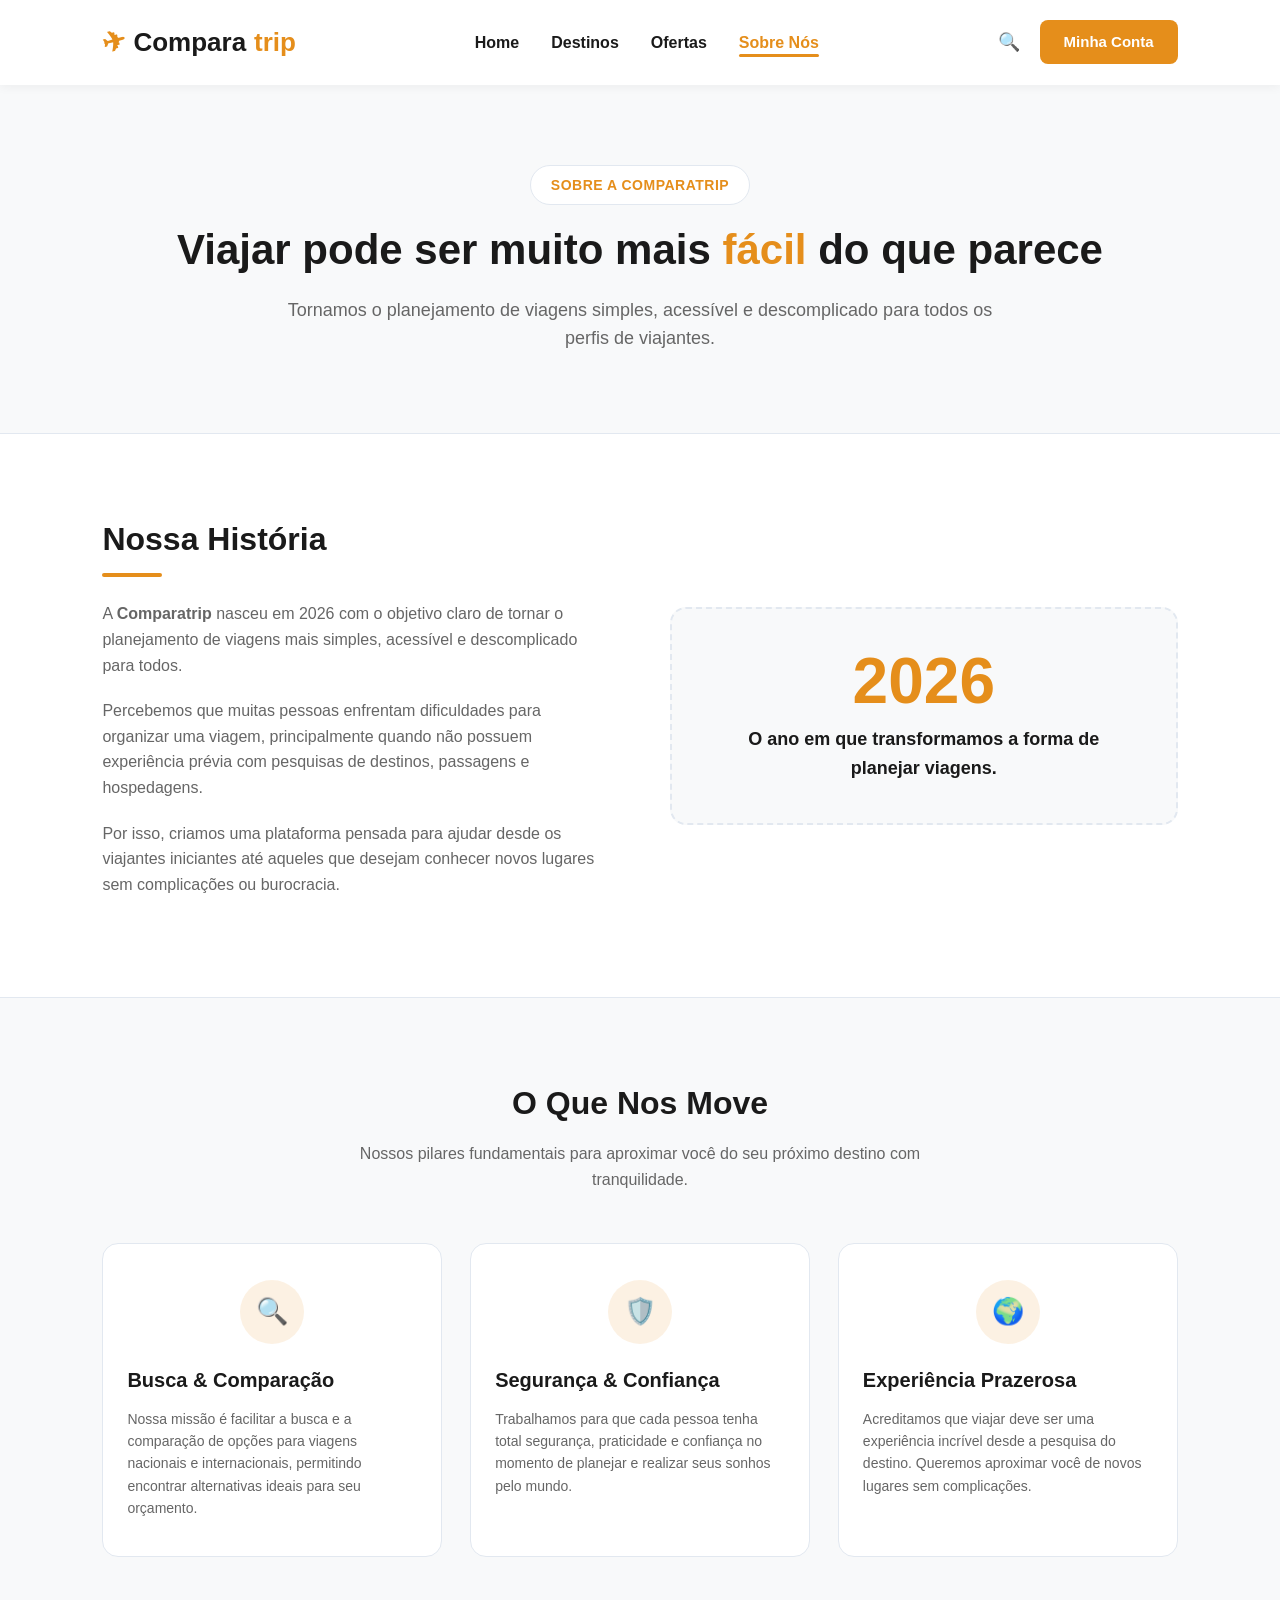
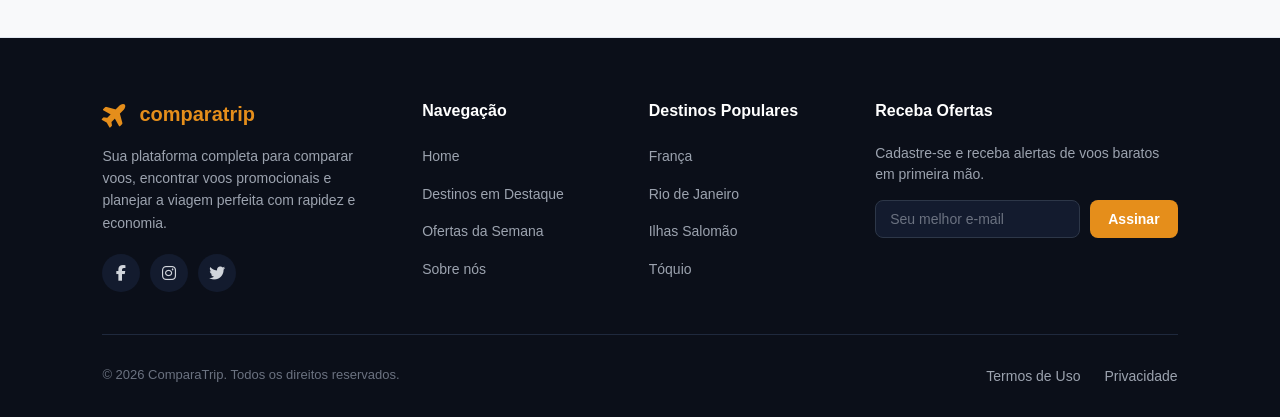
<file: projeto codigo/acesso,principal/sobre.html>
<!DOCTYPE html>
<html lang="pt-BR">
<head>
    <meta charset="UTF-8">
    <meta name="viewport" content="width=device-width, initial-scale=1.0">
    <title>Sobre Nós - Comparatrip</title>
    
    <link rel="preconnect" href="https://fonts.googleapis.com">
    <link rel="preconnect" href="https://fonts.gstatic.com" crossorigin>
    <link href="https://fonts.googleapis.com/css2?family=Inter:wght@400;500;600;700;800&display=swap" rel="stylesheet">
    <link rel="stylesheet" href="https://cdnjs.cloudflare.com/ajax/libs/font-awesome/6.4.0/css/all.min.css">
    <link rel="stylesheet" href="sobre.css">
</head>
<body>

    <!-- CABEÇALHO / NAVEGAÇÃO -->
    <header class="navbar">
        <a href="#" class="logo">
            <span class="logo-icon">✈</span>
            Compara<span>trip</span>
        </a>

        <ul class="nav-links">
            <li><a href="teste1.html">Home</a></li>
            <li><a href="#">Destinos</a></li>
            <li><a href="#">Ofertas</a></li>
            <li><a href="#" class="active">Sobre Nós</a></li>
        </ul>

        <div class="nav-right">
            <button class="search-icon-btn" aria-label="Buscar">🔍</button>
            <a href="#" class="btn-conta">Minha Conta</a>
        </div>
    </header>

    <!-- SEÇÃO HERO -->
    <section class="hero-section">
        <div class="container">
            <span class="badge">Sobre A Comparatrip</span>
            <h1 class="hero-title">Viajar pode ser muito mais <span>fácil</span> do que parece</h1>
            <p class="hero-subtitle">
                Tornamos o planejamento de viagens simples, acessível e descomplicado para todos os perfis de viajantes.
            </p>
        </div>
    </section>

    <!-- HISTÓRIA DA EMPRESA -->
    <section class="story-section">
        <div class="container">
            <div class="story-grid">
                <div class="story-content">
                    <h2>Nossa História</h2>
                    <p>
                        A <strong>Comparatrip</strong> nasceu em 2026 com o objetivo claro de tornar o planejamento de viagens mais simples, acessível e descomplicado para todos. 
                    </p>
                    <p>
                        Percebemos que muitas pessoas enfrentam dificuldades para organizar uma viagem, principalmente quando não possuem experiência prévia com pesquisas de destinos, passagens e hospedagens. 
                    </p>
                    <p>
                        Por isso, criamos uma plataforma pensada para ajudar desde os viajantes iniciantes até aqueles que desejam conhecer novos lugares sem complicações ou burocracia.
                    </p>
                </div>
                <div class="story-card">
                    <div class="story-card-number">2026</div>
                    <div class="story-card-label">O ano em que transformamos a forma de planejar viagens.</div>
                </div>
            </div>
        </div>
    </section>

    <!-- MISSÃO E VALORES -->
    <section class="mission-section">
        <div class="container">
            <div class="section-header">
                <h2>O Que Nos Move</h2>
                <p>Nossos pilares fundamentais para aproximar você do seu próximo destino com tranquilidade.</p>
            </div>

            <div class="cards-grid">
                <!-- CARD 1 -->
                <div class="card">
                    <div class="card-icon">🔍</div>
                    <h3>Busca & Comparação</h3>
                    <p>
                        Nossa missão é facilitar a busca e a comparação de opções para viagens nacionais e internacionais, permitindo encontrar alternativas ideais para seu orçamento.
                    </p>
                </div>

                <!-- CARD 2 -->
                <div class="card">
                    <div class="card-icon">🛡️</div>
                    <h3>Segurança & Confiança</h3>
                    <p>
                        Trabalhamos para que cada pessoa tenha total segurança, praticidade e confiança no momento de planejar e realizar seus sonhos pelo mundo.
                    </p>
                </div>

                <!-- CARD 3 -->
                <div class="card">
                    <div class="card-icon">🌍</div>
                    <h3>Experiência Prazerosa</h3>
                    <p>
                        Acreditamos que viajar deve ser uma experiência incrível desde a pesquisa do destino. Queremos aproximar você de novos lugares sem complicações.
                    </p>
                </div>
            </div>
        </div>
    </section>

    <!-- RODAPÉ -->
    <footer class="footer">
        <div class="footer-container">
            
            <!-- Coluna 1: Logo e Descrição -->
            <div class="footer-col brand-col">
                <div class="logo">
                    <i class="fa-solid fa-plane"></i>
                    <span>comparatrip</span>
                </div>
                <p class="brand-desc">
                    Sua plataforma completa para comparar voos, encontrar voos promocionais e planejar a viagem perfeita com rapidez e economia.
                </p>
                <div class="social-icons">
                    <a href="#" class="social-btn"><i class="fab fa-facebook-f"></i></a>
                    <a href="#" class="social-btn"><i class="fab fa-instagram"></i></a>
                    <a href="#" class="social-btn"><i class="fab fa-twitter"></i></a>
                </div>
            </div>

            <!-- Coluna 2: Navegação -->
            <div class="footer-col">
                <h3>Navegação</h3>
                <ul>
                    <li><a href="#">Home</a></li>
                    <li><a href="#">Destinos em Destaque</a></li>
                    <li><a href="#">Ofertas da Semana</a></li>
                    <li><a href="#">Sobre nós</a></li>
                </ul>
            </div>

            <!-- Coluna 3: Destinos Populares -->
            <div class="footer-col">
                <h3>Destinos Populares</h3>
                <ul>
                    <li><a href="#">França</a></li>
                    <li><a href="#">Rio de Janeiro</a></li>
                    <li><a href="#">Ilhas Salomão</a></li>
                    <li><a href="#">Tóquio</a></li>
                </ul>
            </div>

            <!-- Coluna 4: Receba Ofertas -->
            <div class="footer-col newsletter-col">
                <h3>Receba Ofertas</h3>
                <p>Cadastre-se e receba alertas de voos baratos em primeira mão.</p>
                <form class="newsletter-form">
                    <input type="email" placeholder="Seu melhor e-mail" required>
                    <button type="submit">Assinar</button>
                </form>
            </div>

        </div>

        <!-- Rodapé Inferior -->
        <div class="footer-bottom">
            <p>&copy; 2026 ComparaTrip. Todos os direitos reservados.</p>
            <div class="footer-bottom-links">
                <a href="#">Termos de Uso</a>
                <a href="#">Privacidade</a>
            </div>
        </div>
    </footer>

</body>
</html>
</file>
<file: projeto codigo/acesso,principal/sobre.css>
/* RESET E CONFIGURAÇÕES GERAIS */
* {
    margin: 0;
    padding: 0;
    box-sizing: border-box;
    font-family: 'Segoe UI', Tahoma, Geneva, Verdana, sans-serif;
}

:root {
    --primary-orange: #E58E1B;
    --primary-orange-hover: #D47E10;
    --text-dark: #1A1A1A;
    --text-gray: #666666;
    --bg-light: #F8F9FA;
    --card-radius: 16px;
}

body {
    background-color: #FFFFFF;
    color: var(--text-dark);
    line-height: 1.6;
}

/* CABEÇALHO */
.navbar {
    display: flex;
    align-items: center;
    justify-content: space-between;
    padding: 20px 8%;
    background-color: #FFFFFF;
    box-shadow: 0 2px 10px rgba(0, 0, 0, 0.05);
    position: sticky;
    top: 0;
    z-index: 1000;
}

.logo {
    display: flex;
    align-items: center;
    gap: 8px;
    text-decoration: none;
    font-size: 26px;
    font-weight: 800;
    color: var(--text-dark);
}

.logo-icon {
    color: var(--primary-orange);
    font-size: 28px;
    transform: rotate(-15deg);
}

.logo span {
    color: var(--primary-orange);
}

.nav-links {
    display: flex;
    list-style: none;
    gap: 32px;
    align-items: center;
}

.nav-links a {
    text-decoration: none;
    color: var(--text-dark);
    font-weight: 600;
    font-size: 16px;
    transition: color 0.3s;
    position: relative;
}

.nav-links a.active {
    color: var(--primary-orange);
}

.nav-links a.active::after {
    content: '';
    position: absolute;
    bottom: -6px;
    left: 0;
    width: 100%;
    height: 3px;
    background-color: var(--primary-orange);
    border-radius: 2px;
}

.nav-right {
    display: flex;
    align-items: center;
    gap: 20px;
}

.search-icon-btn {
    background: none;
    border: none;
    font-size: 18px;
    cursor: pointer;
    color: var(--text-dark);
}

.btn-conta {
    background-color: var(--primary-orange);
    color: white;
    border: none;
    padding: 10px 24px;
    border-radius: 8px;
    font-weight: 600;
    font-size: 15px;
    cursor: pointer;
    display: flex;
    align-items: center;
    gap: 8px;
    transition: background 0.3s;
    text-decoration: none;
}

.btn-conta:hover {
    background-color: var(--primary-orange-hover);
}

/* HERO SECTION*/
.hero-section {
    background-color: var(--bg-light);
    border-bottom: 1px solid #E2E8F0;
    padding: 80px 8%;
    text-align: center;
}

.badge {
    display: inline-block;
    background-color: #FFFFFF;
    color: var(--primary-orange);
    padding: 8px 20px;
    border-radius: 50px;
    font-size: 14px;
    font-weight: 700;
    margin-bottom: 20px;
    text-transform: uppercase;
    letter-spacing: 0.5px;
    border: 1px solid #E2E8F0;
}

.hero-title {
    color: var(--text-dark);
    font-size: 42px;
    font-weight: 800;
    line-height: 1.2;
    margin-bottom: 20px;
}

.hero-title span {
    color: var(--primary-orange);
}

.hero-subtitle {
    font-size: 18px;
    color: var(--text-gray);
    max-width: 720px;
    margin: 0 auto;
    font-weight: 500;
}

/* ==========================================================================
   HISTÓRIA & HISTÓRICO
   ========================================================================== */
.story-section {
    padding: 80px 8%;
}

.story-grid {
    display: grid;
    grid-template-columns: 1fr 1fr;
    gap: 60px;
    align-items: center;
}

.story-content h2 {
    font-size: 32px;
    font-weight: 800;
    margin-bottom: 24px;
    color: var(--text-dark);
    position: relative;
}

.story-content h2::after {
    content: '';
    display: block;
    width: 60px;
    height: 4px;
    background-color: var(--primary-orange);
    margin-top: 8px;
    border-radius: 2px;
}

.story-content p {
    font-size: 16px;
    color: var(--text-gray);
    margin-bottom: 20px;
    line-height: 1.6;
    font-weight: 400;
}

.story-card {
    background-color: var(--bg-light);
    border: 2px dashed #E2E8F0;
    border-radius: var(--card-radius);
    padding: 40px;
    text-align: center;
}

.story-card-number {
    font-size: 64px;
    font-weight: 800;
    color: var(--primary-orange);
    line-height: 1;
    margin-bottom: 12px;
}

.story-card-label {
    font-size: 18px;
    font-weight: 700;
    color: var(--text-dark);
}

/* ==========================================================================
   MISSÃO E VALORES
   ========================================================================== */
.mission-section {
    background-color: var(--bg-light);
    padding: 80px 8%;
    border-top: 1px solid #E2E8F0;
    border-bottom: 1px solid #E2E8F0;
}

.section-header {
    text-align: center;
    max-width: 650px;
    margin: 0 auto 50px;
}

.section-header h2 {
    font-size: 32px;
    font-weight: 800;
    color: var(--text-dark);
    margin-bottom: 12px;
}

.section-header p {
    color: var(--text-gray);
    font-size: 16px;
    font-weight: 500;
}

.cards-grid {
    display: grid;
    grid-template-columns: repeat(auto-fit, minmax(280px, 1fr));
    gap: 28px;
}

.card {
    background-color: #FFFFFF;
    border: 1px solid #E2E8F0;
    border-radius: var(--card-radius);
    padding: 36px 24px;
    transition: transform 0.3s, box-shadow 0.3s;
}

.card:hover {
    transform: translateY(-5px);
    box-shadow: 0 10px 20px rgba(0, 0, 0, 0.08);
}

.card-icon {
    width: 64px;
    height: 64px;
    background-color: rgba(229, 142, 27, 0.12);
    color: var(--primary-orange);
    font-size: 26px;
    border-radius: 50%;
    display: flex;
    align-items: center;
    justify-content: center;
    margin: 0 auto 20px;
}

.card h3 {
    font-size: 20px;
    font-weight: 700;
    margin-bottom: 12px;
    color: var(--text-dark);
}

.card p {
    font-size: 14px;
    color: var(--text-gray);
    line-height: 1.6;
}

/* ==========================================================================
   RODAPÉ
   ========================================================================== */
.footer {
    background-color: #0b0f19;
    color: #9ca3af;
    padding: 60px 8% 30px 8%;
}

.footer-container {
    max-width: 1200px;
    margin: 0 auto;
    display: grid;
    grid-template-columns: 1.5fr 1fr 1fr 1.5fr;
    gap: 40px;
    padding-bottom: 40px;
    border-bottom: 1px solid #1f293d;
}

.footer-col h3 {
    color: #ffffff;
    font-size: 16px;
    margin-bottom: 20px;
    font-weight: 600;
}

.footer-col ul {
    list-style: none;
}

.footer-col ul li {
    margin-bottom: 12px;
}

.footer-col ul li a,
.footer-bottom-links a {
    color: #9ca3af;
    text-decoration: none;
    font-size: 14px;
    transition: color 0.2s ease;
}

.footer-col ul li a:hover,
.footer-bottom-links a:hover {
    color: #ffffff;
}

.footer .logo {
    display: flex;
    align-items: center;
    gap: 10px;
    color: #ffffff;
    font-size: 20px;
    font-weight: bold;
    margin-bottom: 15px;
}

.footer .logo i {
    color: var(--primary-orange);
    transform: rotate(-45deg);
    font-size: 24px;
}

.brand-desc {
    font-size: 14px;
    line-height: 1.6;
    margin-bottom: 20px;
    color: #9ca3af;
}

.social-icons {
    display: flex;
    gap: 10px;
}

.social-btn {
    width: 38px;
    height: 38px;
    background-color: #131b2e;
    border-radius: 50%;
    display: flex;
    align-items: center;
    justify-content: center;
    color: #d1d5db;
    text-decoration: none;
    transition: all 0.2s ease;
}

.social-btn:hover {
    background-color: var(--primary-orange);
    color: #ffffff;
}

.newsletter-col p {
    font-size: 14px;
    margin-bottom: 15px;
    line-height: 1.5;
}

.newsletter-form {
    display: flex;
    gap: 10px;
}

.newsletter-form input {
    background-color: #131b2e;
    border: 1px solid #2d3748;
    border-radius: 8px;
    padding: 10px 14px;
    color: #ffffff;
    font-size: 14px;
    outline: none;
    flex: 1;
    transition: border-color 0.2s;
}

.newsletter-form input::placeholder {
    color: #6b7280;
}

.newsletter-form input:focus {
    border-color: var(--primary-orange);
}

.newsletter-form button {
    background-color: var(--primary-orange);
    color: #ffffff;
    border: none;
    border-radius: 8px;
    padding: 10px 18px;
    font-size: 14px;
    font-weight: 600;
    cursor: pointer;
    transition: background-color 0.2s;
}

.newsletter-form button:hover {
    background-color: var(--primary-orange-hover);
}

.footer-bottom {
    max-width: 1200px;
    margin: 0 auto;
    display: flex;
    justify-content: space-between;
    align-items: center;
    padding-top: 30px;
    font-size: 13px;
    color: #6b7280;
}

.footer-bottom-links {
    display: flex;
    gap: 24px;
}

/* ==========================================================================
   RESPONSIVIDADE
   ========================================================================== */
@media (max-width: 900px) {
    .story-grid,
    .cards-grid,
    .footer-container {
        grid-template-columns: 1fr;
        gap: 30px;
    }

    .hero-title {
        font-size: 32px;
    }

    .nav-links {
        display: none;
    }
}

@media (max-width: 600px) {
    .footer-bottom {
        flex-direction: column;
        gap: 15px;
        text-align: center;
    }
    
    .newsletter-form {
        flex-direction: column;
    }
}
</file>
